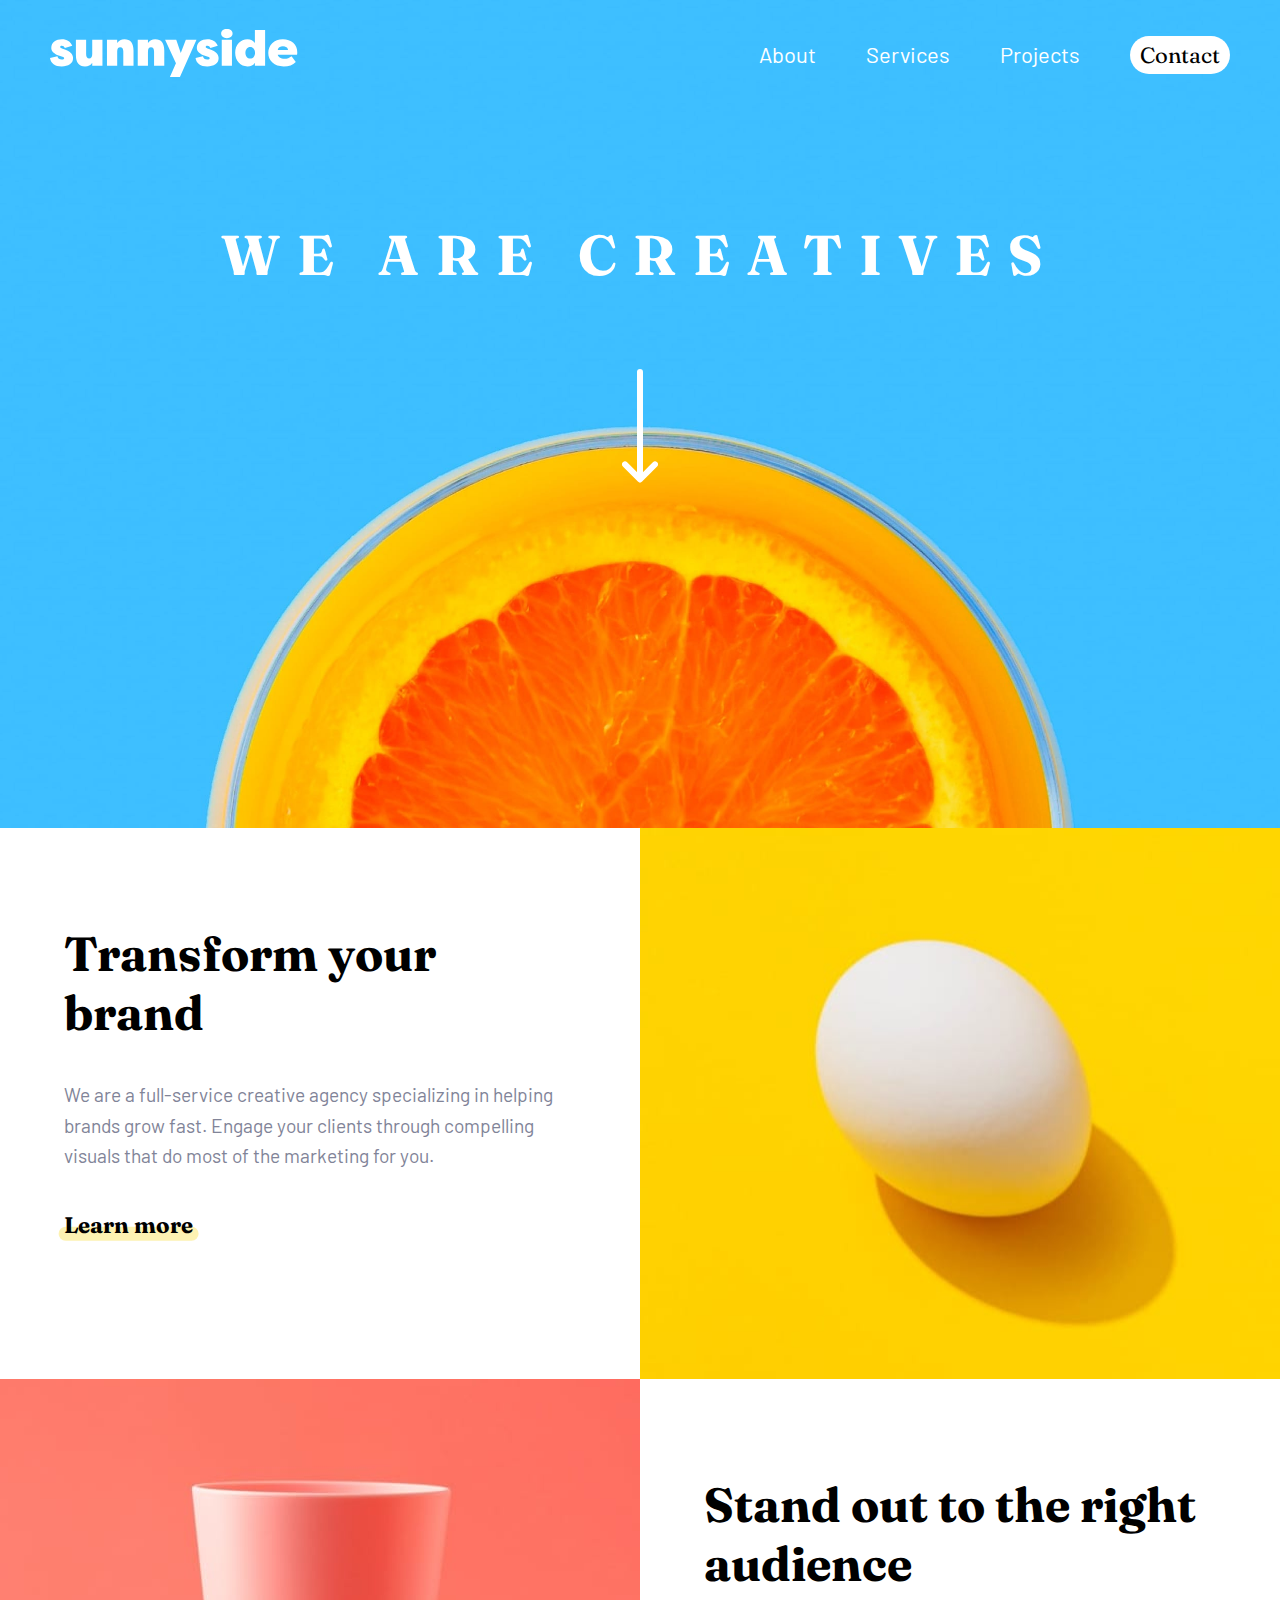
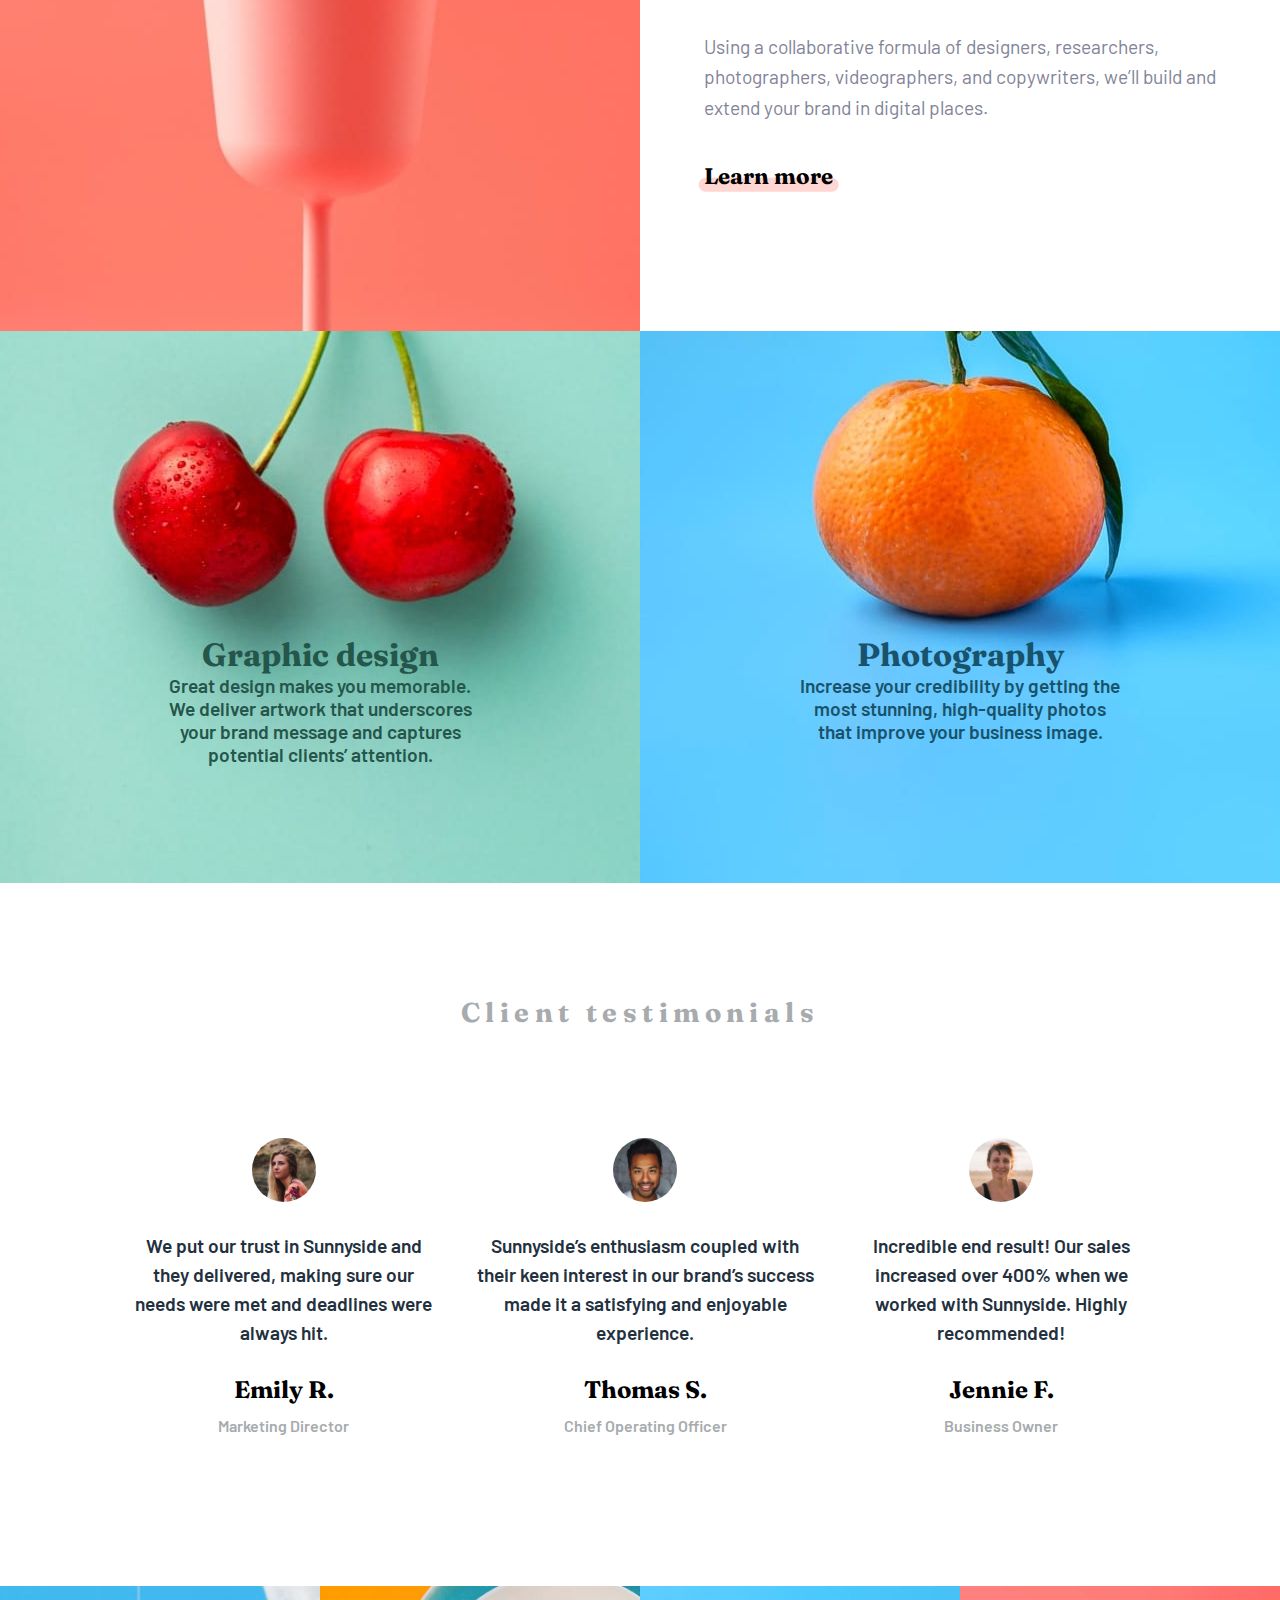
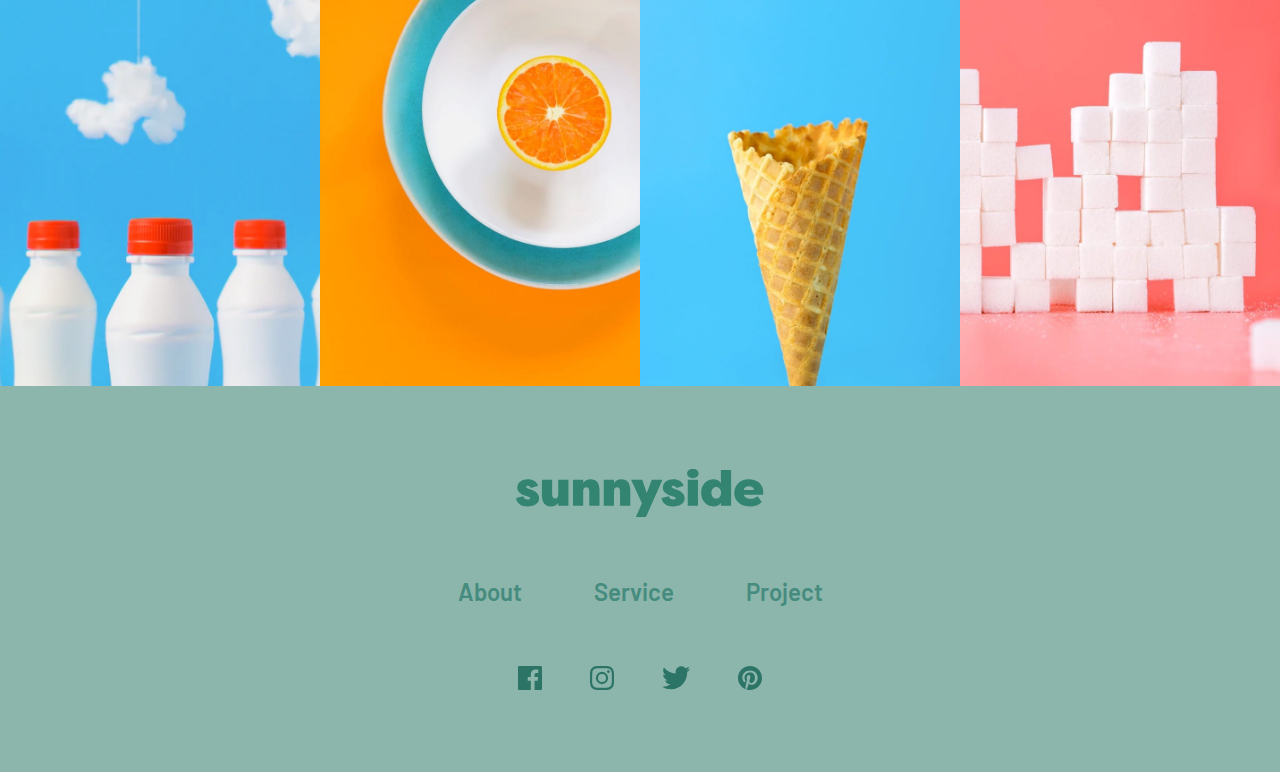
<file: index.html>
<!DOCTYPE html>
<html lang="en">
  <head>
    <meta charset="UTF-8" />
    <meta name="viewport" content="width=device-width, initial-scale=1.0" />
    <link rel="stylesheet" href="style.css" />
    <link
      rel="icon"
      type="image/png"
      sizes="32x32"
      href="./images/favicon-32x32.png"
    />
    <title>Sunnyside agency landing page</title>
  </head>
  <body>
    <main class="container">
      <div class="grid-wrapper">
        <div class="creatives">
          <nav class="navbar">
            <div id="logo"><img src="./images/logo.svg" alt="" /></div>
            <ul class="menu-list">
              <li><a href="#">About</a></li>
              <li><a href="#">Services</a></li>
              <li><a href="#">Projects</a></li>
              <li class="active"><a href="#">Contact</a></li>
            </ul>
            <div class="hamburg">
              <label for="check">
                <input type="checkbox" id="check" />
                <span></span>
                <span></span>
                <span></span>
              </label>
            </div>
          </nav>
          <div class="creatives-content">
            <h1>We are creatives</h1>
            <img src="./images/icon-arrow-down.svg" alt="" />
          </div>
        </div>
        <div class="transform-illustration"></div>
        <div class="transform-text">
          <h1 class="header-text">Transform your brand</h1>
          <p class="paragraph-text">
            We are a full-service creative agency specializing in helping brands
            grow fast. Engage your clients through compelling visuals that do
            most of the marketing for you.
          </p>
          <h1 class="read-more">Learn more</h1>
        </div>
        <div class="stand-out"></div>
        <div class="stand-out_text">
          <h1 class="header-text">Stand out to the right audience</h1>
          <p class="paragraph-text">
            Using a collaborative formula of designers, researchers,
            photographers, videographers, and copywriters, we’ll build and
            extend your brand in digital places.
          </p>
          <h1 class="read-more">Learn more</h1>
        </div>
        <div class="graphics-design designs">
          <div class="designs-info">
            <h1 class="design-header">Graphic design</h1>
            <p class="design-text">
              Great design makes you memorable. We deliver artwork that
              underscores your brand message and captures potential clients’
              attention.
            </p>
          </div>
        </div>
        <div class="photography designs">
          <div class="designs-info">
            <h1 class="design-header">Photography</h1>
            <p class="design-text">
              Increase your credibility by getting the most stunning,
              high-quality photos that improve your business image.
            </p>
          </div>
        </div>
        <div class="testimonials">
          <h1 class="testimonials-header">Client testimonials</h1>
          <div class="testimonials-profile">
            <div class="testimonials-emily reviews">
              <img class="profile-img" src="./images/image-emily.jpg" alt="" />
              <p class="testimonials-paragraph">
                We put our trust in Sunnyside and they delivered, making sure
                our needs were met and deadlines were always hit.
              </p>
              <div class="testimonials_profile-name">
                <h1 class="profile-name">Emily R.</h1>
                <p class="profile-job-description">Marketing Director</p>
              </div>
            </div>
            <div class="testimonials-thomas reviews">
              <img class="profile-img" src="./images/image-thomas.jpg" alt="" />
              <p class="testimonials-paragraph">
                Sunnyside’s enthusiasm coupled with their keen interest in our
                brand’s success made it a satisfying and enjoyable experience.
              </p>
              <div class="testimonials_profile-name">
                <h1 class="profile-name">Thomas S.</h1>
                <p class="profile-job-description">Chief Operating Officer</p>
              </div>
            </div>
            <div class="testimonials-jennie reviews">
              <img class="profile-img" src="./images/image-jennie.jpg" alt="" />
              <p class="testimonials-paragraph">
                Incredible end result! Our sales increased over 400% when we
                worked with Sunnyside. Highly recommended!
              </p>
              <div class="testimonials_profile-name">
                <h1 class="profile-name">Jennie F.</h1>
                <p class="profile-job-description">Business Owner</p>
              </div>
            </div>
          </div>
        </div>
        <div class="food-ilustration">
          <div class="ilustration-wrapper">
            <div class="milk-bottle"></div>
            <div class="orange"></div>
            <div class="cone"></div>
            <div class="sugar"></div>
          </div>
        </div>
        <div class="footer">
          <img class="logo-icon" src="./images/logo.svg" alt="" />
          <div class="menus">
            <p class="footer-menu">About</p>
            <p class="footer-menu">Service</p>
            <p class="footer-menu">Project</p>
          </div>
          <div class="socials">
            <img class="socials-icon" src="./images/icon-facebook.svg" alt="" />
            <img
              class="socials-icon"
              src="./images/icon-instagram.svg"
              alt=""
            />
            <img class="socials-icon" src="./images/icon-twitter.svg" alt="" />
            <img
              class="socials-icon"
              src="./images/icon-pinterest.svg"
              alt=""
            />
          </div>
        </div>
      </div>
    </main>
  </body>
  <script src="index.js"></script>
</html>
</file>
<file: style.css>
@import url("https://fonts.googleapis.com/css2?family=Barlow:wght@300;600&family=Fraunces:opsz,wght@9..144,400;9..144,700;9..144,900&display=swap");

:root {
  ---Soft-red: hsl(7, 99%, 70%);
  ---Yellow: hsl(51, 100%, 49%);
  ---Dark-desaturated-cyan: hsl(167, 40%, 24%);
  ---Dark-blue: hsl(198, 62%, 26%);
  ---Dark-moderate-cyan: hsl(168, 34%, 41%);
  ---Very-dark-desaturated-blue: hsl(212, 27%, 19%);
  ---Very-dark-grayish-blue: hsl(213, 9%, 39%);
  ---Dark-grayish-blue: hsl(232, 10%, 55%);
  ---Grayish-blue: hsl(210, 4%, 67%);
  ---White: hsl(0, 0%, 100%);
}
* {
  margin: 0;
  padding: 0;
  box-sizing: border-box;
}
.grid-wrapper {
  display: grid;
  grid-template-columns: repeat(2, 1fr);
  grid-template-rows: 1.5fr repeat(5, 1fr) 0.7fr;
}
h1 {
  font-family: "Fraunces", serif;
}
p {
  font-family: "Barlow", sans-serif;
}

/* Navbar start */

.navbar {
  height: 50px;
  display: flex;
  align-items: center;
  margin-top: 30px;
  padding: 0 50px;
}
#logo img {
  height: 3em;
}
ul {
  display: flex;
  margin-left: auto;
  list-style: none;
  gap: 50px;
}
a {
  font-family: "Barlow", sans-serif;
  text-decoration: none;
  color: var(---White);
  font-size: 22px;
}
.active a {
  color: black;
  background-color: var(---White);
  padding: 5px 10px;
  border-radius: 25px;
  font-family: "Fraunces", serif;
}
.active a:hover {
  color: var(---White);
  background-color: hsla(0, 0%, 100%, 0.3);
}
label {
  display: flex;
  flex-direction: column;
  width: 40px;
  cursor: pointer;
}
.hamburg {
  display: none;
  margin-left: auto;
}
label span {
  background: var(---White);
  border-radius: 10px;
  height: 3px;
  margin: 3px 0;
  transition: 0.4s cubic-bezier(0.68, -0.6, 0.32, 1.6);
}

span:nth-of-type(1) {
  width: 50%;
}

span:nth-of-type(2) {
  width: 100%;
}

span:nth-of-type(3) {
  width: 75%;
}

input[type="checkbox"] {
  display: none;
}

input[type="checkbox"]:checked ~ span:nth-of-type(1) {
  transform-origin: bottom;
  transform: rotatez(45deg) translate(3px, -2px);
}

input[type="checkbox"]:checked ~ span:nth-of-type(2) {
  transform-origin: top;
  transform: rotatez(-45deg);
}

input[type="checkbox"]:checked ~ span:nth-of-type(3) {
  transform-origin: bottom;
  width: 50%;
  transform: translate(19px, -2px) rotatez(45deg);
}

/* Navbar ends */

.creatives {
  grid-area: 1 / 1 / 2 / 3;
  background: url(./images/desktop/image-header.jpg) center no-repeat;
  background-size: cover;
  color: var(---White);
}
.creatives-content {
  display: flex;
  flex-direction: column;
  align-items: center;
  justify-content: center;
}
.creatives-content h1 {
  font-size: 3.5em;
  margin-top: 2.5em;
  letter-spacing: 0.3em;
  text-transform: uppercase;
}
.creatives-content img {
  margin-top: 5em;
}
.transform-illustration {
  grid-area: 2 / 2 / 3 / 3;
  background: url(./images/desktop/image-transform.jpg) no-repeat center;
}
.transform-text {
  grid-area: 2 / 1 / 3 / 2;
  background-color: var(---White);
  padding: 6em 4em;
}
.header-text {
  font-size: 3em;
}
.paragraph-text {
  font-size: 1.2em;
  margin: 2em 0;
  line-height: 1.6;
  color: var(---Dark-grayish-blue);
}
.read-more {
  font-size: 1.4em;
  font-weight: 700;
  position: relative;
  z-index: 2;
  cursor: pointer;
}
.read-more::after {
  position: absolute;
  content: "";
  background-color: hsla(51, 100%, 49%, 0.3);
  width: 140px;
  height: 14px;
  border-radius: 20px;
  transform: translate(-6em, 0.7em);
  z-index: -1;
}
.read-more:hover::after {
  background-color: hsla(51, 100%, 49%);
}
.stand-out {
  grid-area: 3 / 1 / 4 / 2;
  background: url(./images/desktop/image-stand-out.jpg) no-repeat center;
}
.stand-out_text {
  grid-area: 3 / 2 / 4 / 3;
  padding: 6em 4em;
}
.stand-out_text .read-more::after {
  background-color: hsla(7, 99%, 70%, 0.3);
}
.stand-out_text .read-more:hover::after {
  background-color: hsl(7, 99%, 70%);
}
.designs {
  font-weight: 600;
  text-align: center;
  padding-top: 19em;
}
.graphics-design {
  grid-area: 4 / 1 / 5 / 2;
  background: url(./images/desktop/image-graphic-design.jpg) no-repeat center;
  color: var(---Dark-desaturated-cyan);
}
.photography {
  grid-area: 4 / 2 / 5 / 3;
  background: url(./images/desktop/image-photography.jpg) no-repeat center;
  color: var(---Dark-blue);
}
.header-text {
  margin-bottom: 0.5em;
}
.design-text {
  font-size: 1.2em;
  width: 50%;
  margin: auto;
}
.testimonials {
  grid-area: 5 / 1 / 6 / 3;
  text-align: center;
  margin-top: 7em;
}
.testimonials-header {
  color: var(---Grayish-blue);
  letter-spacing: 0.2em;
  font-size: 1.7em;
  margin-bottom: 4em;
}
.testimonials-profile {
  display: flex;
  text-align: center;
  align-items: center;
  margin: auto 8em;
}
.testimonials-thomas {
  margin: 0 2em;
}
.profile-img {
  width: 4em;
  border-radius: 50%;
  margin: auto;
}
.testimonials-paragraph {
  margin: 1.4em auto;
  font-size: 1.2em;
  font-weight: 600;
  line-height: 1.5em;
  color: var(---Very-dark-desaturated-blue);
}
.profile-name {
  margin-bottom: 0.5em;
  font-size: 1.5em;
}
.profile-job-description {
  font-size: 1em;
  font-weight: 600;
  color: var(---Grayish-blue);
}
.food-ilustration {
  grid-area: 6 / 1 / 7 / 3;
  align-self: end;
}
.ilustration-wrapper {
  display: grid;
  grid-template-columns: repeat(4, 1fr);
  grid-template-rows: 1fr;
  height: 25em;
}
.milk-bottle {
  grid-area: 1 / 1 / 2 / 2;
  background: url(./images/desktop/image-gallery-milkbottles.jpg) no-repeat
    center;
  background-size: cover;
}
.orange {
  grid-area: 1 / 2 / 2 / 3;
  background: url(./images/desktop/image-gallery-orange.jpg) no-repeat center;
  background-size: cover;
}
.cone {
  grid-area: 1 / 3 / 2 / 4;
  background: url(./images/desktop/image-gallery-cone.jpg) no-repeat center;
  background-size: cover;
}
.sugar {
  grid-area: 1 / 4 / 2 / 5;
  background: url(./images/desktop/image-gallery-sugarcubes.jpg) no-repeat
    center;
  background-size: cover;
}
.footer {
  grid-area: 7 / 1 / 8 / 3;
  background-color: hsl(167, 22%, 63%);
  display: flex;
  flex-direction: column;
  align-items: center;
  justify-content: center;
}
.logo-icon {
  height: 3em;
  filter: invert(60%) sepia(63%) saturate(378%) hue-rotate(116deg)
    brightness(96%) contrast(87%);
}
.menus {
  gap: 3em;
  display: flex;
  font-size: 1.5em;
  margin: 2.5em 0;
  color: var(---Dark-moderate-cyan);
  font-weight: 600;
  cursor: pointer;
  transition: ease 0.3s;
}
.footer-menu:hover {
  color: var(---White);
}
.socials {
  display: flex;
  gap: 3em;
}
.socials-icon {
  height: 1.5em;
  cursor: pointer;
}
.socials-icon:hover {
  filter: brightness(0) invert(1);
}

@media screen and (max-width: 996px) {
  .grid-wrapper {
    display: grid;
    grid-template-columns: 1fr;
    grid-template-rows: 1fr repeat(6, 0.5fr) 1.2fr repeat(2, 0.3fr);
  }

  /* Navbar starts */

  #logo img {
    height: 1.5em;
  }
  .menu-list {
    position: absolute;
    background-color: var(---White);
    right: 10%;
    display: flex;
    flex-direction: column;
    top: 15%;
    width: 50%;
    padding: 5% 10%;
    text-align: center;
    gap: 30px;
    display: none;
    transition: 0.4s cubic-bezier(0.68, -0.6, 0.32, 1.6);
  }
  .menu-list:before {
    content: "";
    width: 0px;
    height: 0px;
    position: absolute;
    border-left: 0px solid transparent;
    border-right: 79px solid var(---White);
    border-top: 100px solid transparent;
    right: 0px;
    top: -10%;
  }
  .menu-list a {
    color: var(---Dark-grayish-blue);
    font-weight: 600;
  }
  .active a {
    background-color: var(---Yellow);
  }
  .open {
    display: flex;
  }

  /* Navbar ends */

  .creatives {
    grid-area: 1 / 1 / 2 / 2;
    background: url(./images/mobile/image-header.jpg) no-repeat center;
    background-size: cover;
  }
  .creatives-content {
    margin-top: 15em;
    text-align: center;
  }
  .creatives-content h1 {
    font-size: 2.5em;
  }
  .transform-illustration {
    grid-area: 2 / 1 / 3 / 2;
    background: url(./images/mobile/image-transform.jpg) no-repeat center;
    background-size: cover;
  }
  .transform-text {
    grid-area: 3 / 1 / 4 / 2;
    text-align: center;
    padding: 20% 5%;
    margin: auto;
  }
  .stand-out {
    grid-area: 4 / 1 / 5 / 2;
    background: url(./images/mobile/image-stand-out.jpg) no-repeat center;
    background-size: cover;
  }
  .stand-out_text {
    grid-area: 5 / 1 / 6 / 2;
    text-align: center;
    padding: 20% 5%;
    margin: auto;
  }
  .header-text {
    font-size: 2em;
  }
  .paragraph-text {
    width: 80%;
    margin: 2em;
  }
  .graphics-design {
    display: flex;
    grid-area: 6 / 1 / 7 / 2;
    background: url(./images/mobile/image-graphic-design.jpg) no-repeat center;
    background-size: cover;
  }
  .photography {
    display: flex;
    grid-area: 7 / 1 / 8 / 2;
    background: url(./images/mobile/image-photography.jpg) no-repeat center;
    background-size: cover;
  }
  .designs-info {
    align-self: end;
  }
  .designs {
    padding: 10% 0;
  }
  .design-text {
    width: 80%;
  }
  .testimonials {
    grid-area: 8 / 1 / 9 / 2;
    padding: 10% 0;
    margin: 0;
  }
  .testimonials-header {
    font-size: 1.5em;
    margin: 2em 0;
  }
  .testimonials-profile {
    flex-direction: column;
    gap: 5em;
    margin: auto;
  }
  .testimonials-paragraph {
    width: 80%;
  }
  .food-ilustration {
    grid-area: 9 / 1 / 10 / 2;
  }
  .ilustration-wrapper {
    display: grid;
    grid-template-columns: repeat(2, 1fr);
    grid-template-rows: repeat(2, 1fr);
    grid-column-gap: 0px;
    grid-row-gap: 0px;
  }
  .milk-bottle {
    grid-area: 1 / 1 / 2 / 2;
  }
  .orange {
    grid-area: 1 / 2 / 2 / 3;
  }
  .cone {
    grid-area: 2 / 1 / 3 / 2;
  }
  .sugar {
    grid-area: 2 / 2 / 3 / 3;
  }
  .footer {
    grid-area: 10 / 1 / 11 / 2;
  }
  .hamburg {
    display: block;
  }
  .footer {
    padding: 2em;
  }
  .menus {
    font-size: 1em;
  }
  .socials-icon {
    height: 1em;
  }
}
@media screen and (max-width: 600px) {
  .navbar {
    padding: 0 20px;
  }
}
</file>
